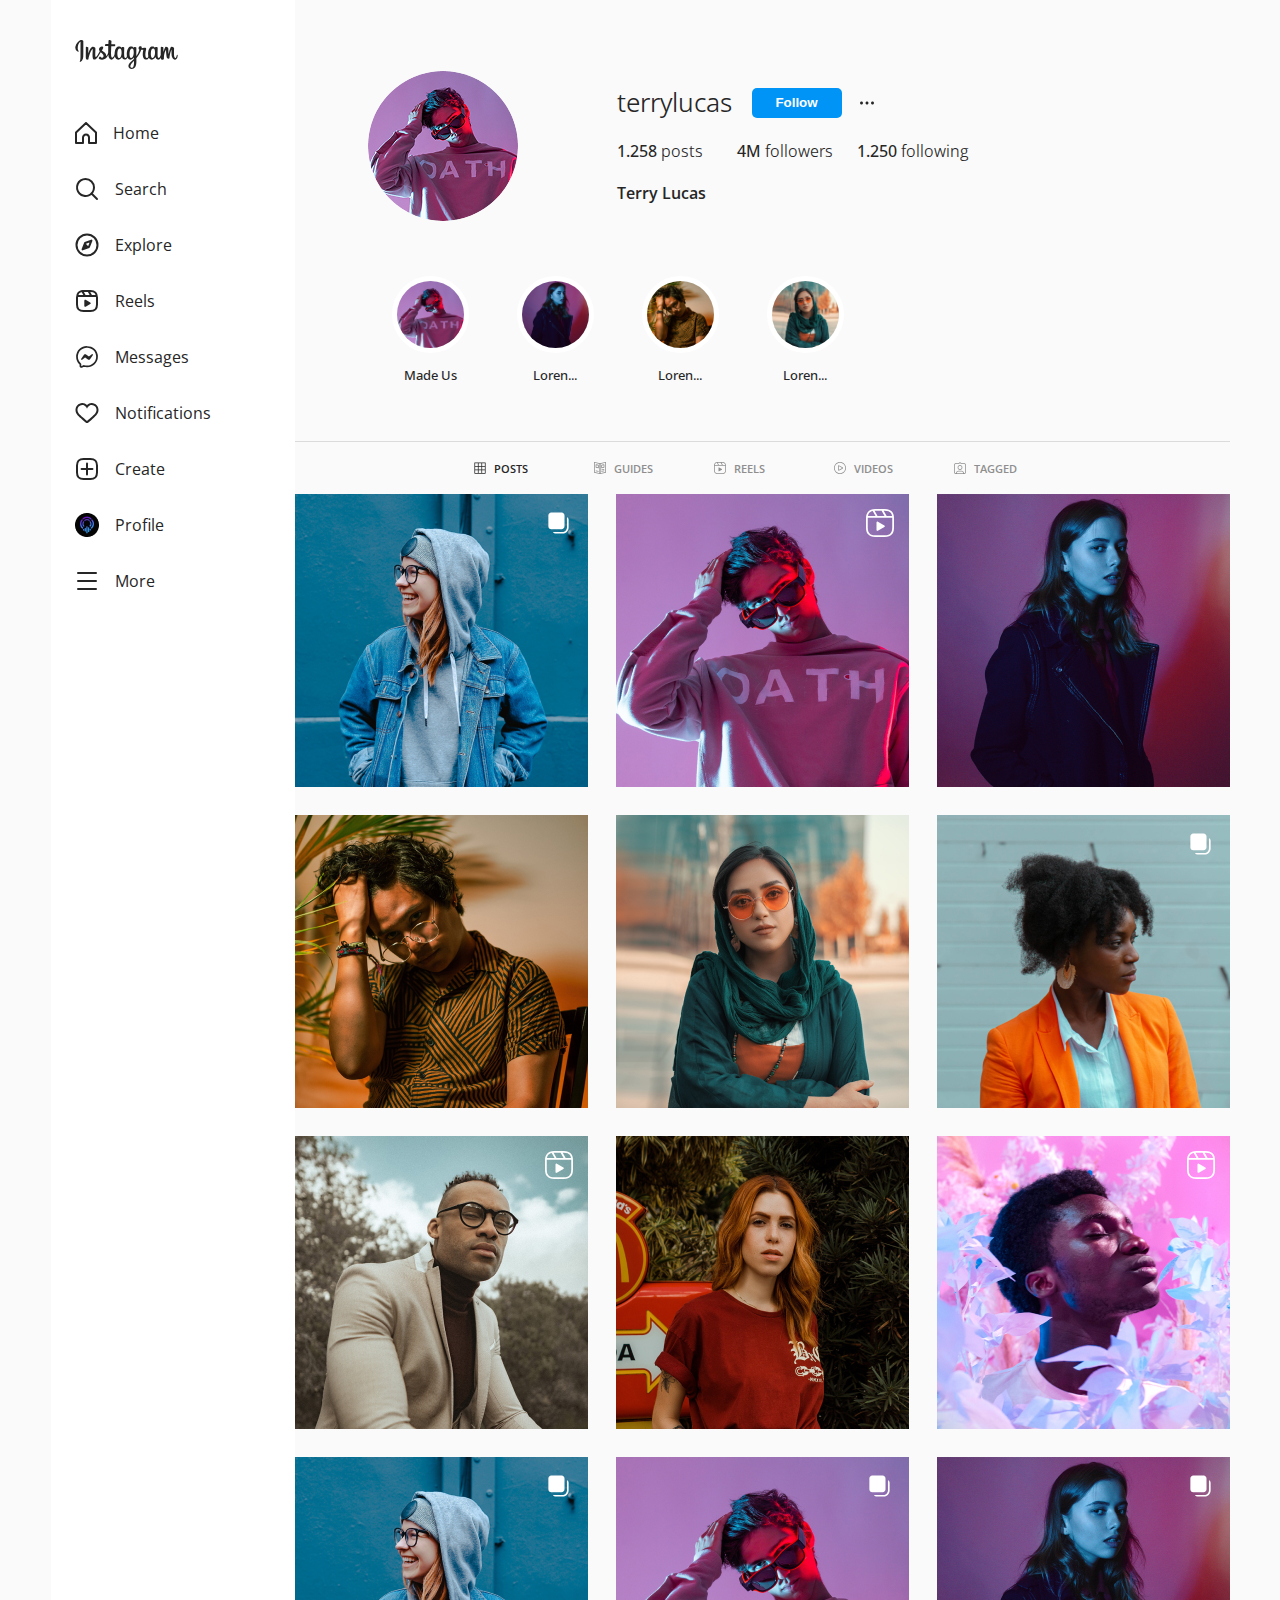
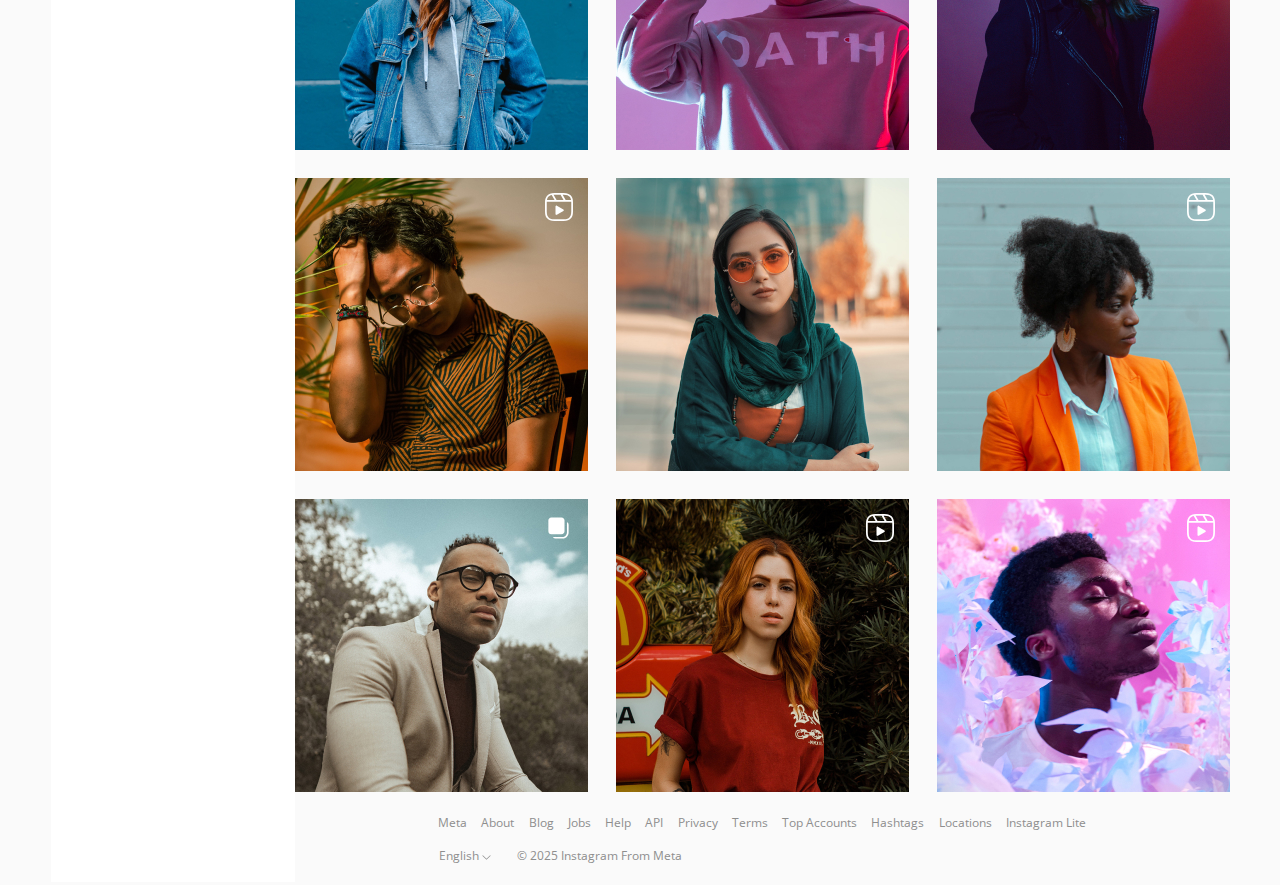
<file: index.html>
<!DOCTYPE html>
<html lang="en">

    <!-- START head -->
    <head>
        <meta charset="UTF-8">
        <meta name="viewport" content="width=device-width, initial-scale=1.0">
        <meta name="description" content="Instagram Profile Page">
        <meta name="keywords" content="HTML, CSS, Instagram, Profile">
        <meta name="author" content="Egoitz Aulestia">
        <meta name="robots" content="index, follow">

        <title>My Instagram Clone</title>
        <link rel="icon" href="images/icons/SVG/Instagram_icon.png  " type="image/svg+xml">

        <link rel="preconnect" href="https://fonts.googleapis.com">
        <link rel="preconnect" href="https://fonts.gstatic.com" crossorigin>
        <link href="https://fonts.googleapis.com/css2?family=Open+Sans:ital,wght@0,300..800;1,300..800&display=swap" rel="stylesheet">
        <link rel="stylesheet" href="styles/style.css">

        <script src="main.js" defer></script>

    </head>
    <!-- END head -->

    <!-- START body -->
    <body>
        <!-- START (Whole) Body Wrapper -->
        <div class="d-flex flex-justify-center">

            <!-- START Asside (Left) -->
            <aside class="aside">

                <!-- Instagram Logo -->
                <div class="aside-nav-logo-box">
                    <img src="images/logo-intagram.svg" alt="logo-intagram">
                </div>

                <!-- START Asside Nav-Bar -->
                <nav>
                    <ul>
                        <li class="display-inline outline">
                            <a href="#" class="aside-nav-box d-flex flex-align-center"> 
                                <img src="images/icons/SVG/home.svg" alt="">
                                <p class="aside-nav-text-space"></p>Home
                            </a>
                        </li>
                        <li class="display-inline outline">
                            <a href="#" class="aside-nav-box d-flex flex-align-center"> 
                                <img src="images/icons/SVG/Search.svg" alt="">
                                <p class="aside-nav-text-space"></p>Search
                            </a>
                        </li>
                        <li class="display-inline outline">
                            <a href="#" class="aside-nav-box d-flex flex-align-center"> 
                                <img src="images/icons/SVG/Explore.svg" alt="">
                                <p class="aside-nav-text-space"></p>Explore
                            </a>
                        </li>
                        <li class="display-inline outline">
                            <a href="#" class="aside-nav-box d-flex flex-align-center"> 
                                <img src="images/icons/SVG/Reels.svg" alt="">
                                <p class="aside-nav-text-space"></p>Reels
                            </a>
                        </li>
                        <li class="display-inline outline">
                            <a href="#" class="aside-nav-box d-flex flex-align-center"> 
                                <img src="images/icons/SVG/Message.svg" alt="">
                                <p class="aside-nav-text-space"></p>Messages
                            </a>
                        </li>
                        <li class="display-inline outline">
                            <a href="#" class="aside-nav-box d-flex flex-align-center"> 
                                <img src="images/icons/SVG/Notifications.svg" alt="">
                                <p class="aside-nav-text-space"></p>Notifications
                            </a>
                        </li>
                        <li class="display-inline outline">
                            <a href="#" class="aside-nav-box d-flex flex-align-center"> 
                                <img src="images/icons/SVG/Create.svg" alt="">
                                <p class="aside-nav-text-space"></p>Create
                            </a>
                        </li>
                        <li class="display-inline outline">
                            <a href="#" class="aside-nav-box d-flex flex-align-center"> 
                                <img src="images/icons/SVG/Personal_Profile_icon.png" alt="">
                                <p class="aside-nav-text-space"></p>Profile
                            </a>
                        </li>
                        <li class="display-inline outline">
                            <a href="#" class="aside-nav-box d-flex flex-align-center"> 
                                <img src="images/icons/SVG/More.svg" alt="">
                                <p class="aside-nav-text-space"></p>More
                            </a>
                        </li>
                    </ul>
                </nav>
                <!-- END Asside Nav-Bar -->

            </aside>
            <!-- END Asside (Left) -->
            
            <!-- START Header + Main Content -->
            <div class="header-and-main">

                <!-- START Header -->
                <header class="header d-flex flex-column flex-justify-spc-btween">

                    <!-- START Header Top -->
                    <div class="header-top">

                        <!-- START Profile info -->
                        <div class="d-flex flex-justify-spc-btween">
                            <img src="images/Profile-Pic-S.png" alt="" class="profile-pic ">
                            <div class="header-top-profile-info">
                                <div class="d-flex flex-align-center">
                                    <p class="header-top-profile-info-username">terrylucas</p>
                                    <button>Follow</button>
                                    <div class="header-top-dots d-flex flex-align-center">
                                        <img src="images/icons/SVG/Dots.svg" alt="">
                                    </div>
                                </div>
                                <div class="d-flex flex-align-center header-top-profile-info-stats">
                                    <div class="d-flex flex-align-center">
                                        <p class="stats-box"><span class="stats-bold-text">1.258</span> posts</p>
                                        <p class="stats-box"><span class="stats-bold-text">4M</span> followers</p>
                                        <p class="stats-box"><span class="stats-bold-text">1.250</span> following</p>
                                    </div>
                                </div>
                                <div class="d-flex flex-align-center">
                                    <p class="header-top-profile-info-name">Terry Lucas</p>
                                </div>
                            </div>
                        </div>
                        <!-- END Profile info -->

                        <!-- START Saved stories -->
                        <div class="d-flex flex-align-center">
                            <div class="d-flex flex-column flex-align-center saved-story">
                                <img src="images/post/Small-Post-2.jpg" alt="" class="saved-story-pic space-below">
                                <p>Made Us</p>
                            </div>
                            <div class="d-flex flex-column flex-align-center saved-story">
                                <img src="images/post/Small-Post-3.jpg" alt="" class="saved-story-pic space-below">
                                <p>Loren...</p>
                            </div>
                            <div class="d-flex flex-column flex-align-center saved-story">
                                <img src="images/post/Small-Post-4.jpg" alt="" class="saved-story-pic space-below">
                                <p>Loren...</p>
                            </div>
                            <div class="d-flex flex-column flex-align-center saved-story">
                                <img src="images/post/Small-Post-5.jpg" alt="" class="saved-story-pic space-below">
                                <p>Loren...</p>
                            </div>
                        </div>
                        <!-- END Saved stories -->

                    </div>
                    <!-- END Header Top -->

                    <!-- START Top Nav -->
                    <nav class="d-flex flex-justify-center top-nav-line top-nav-heigh">
                        <ul>
                            <li class="d-flex flex-align-center top-nav-link-box">
                                <img src="images/icons/SVG/Top-Nav-Posts-Icon.svg" alt="" class="top-nav-icon">
                                <p class="top-nav-text-select">POSTS</p>
                            </li>
                        </ul>
                        <ul>
                            <li class="d-flex flex-align-center top-nav-link-box">
                                <img src="images/icons/SVG/Top-Nav-Guides-Icon.svg" alt="" class="top-nav-icon">
                                <p class="top-nav-text">GUIDES</p>
                            </li>
                        </ul>
                        <ul>
                            <li class="d-flex flex-align-center top-nav-link-box">
                                <img src="images/icons/SVG/Top-Nav-Reels-Icon.svg" alt="" class="top-nav-icon" >
                                <p class="top-nav-text">REELS</p>
                            </li>
                        </ul>
                        <ul>
                            <li class="d-flex flex-align-center top-nav-link-box">
                                <img src="images/icons/SVG/Top-Nav-Videos-Icon.svg" alt="" class="top-nav-icon">
                                <p class="top-nav-text">VIDEOS</p>
                            </li>
                        </ul>
                        <ul>
                            <li class="d-flex flex-align-center top-nav-link-box">
                                <img src="images/icons/SVG/Top-Nav-Tagged-Icon.svg" alt="" class="top-nav-icon">
                                <p class="top-nav-text">TAGGED</p>
                            </li>
                        </ul>
                    </nav>
                </header>
                <!-- END Header -->

                <!-- <main id="posts-container" class="d-flex flex-justify-spc-btween flex-wrap-wrap">
                </main> -->

                <!-- START Main -->
                <main class="d-flex flex-justify-spc-btween flex-wrap-wrap">

                    <div class="post-img-wrapper">
                        <img src="images/post/Small-Post-1.jpg" alt="">
                        <img class="overlay-icon" src="images/icons/SVG/Multiple-Photos-Icon.svg" alt="" >
                    </div>
                    <div class="post-img-wrapper">
                        <img src="images/post/Small-Post-2.jpg" alt="">
                        <img class="overlay-icon-reels" src="images/icons/SVG/Reels-Post-Icon.svg" alt="" >
                    </div>
                    <div class="post-img-wrapper">
                        <img src="images/post/Small-Post-3.jpg" alt="">
                    </div>

                    <div class="post-img-wrapper pic-gap">
                        <img src="images/post/Small-Post-4.jpg" alt="">
                    </div>
                    <div class="post-img-wrapper pic-gap">
                        <img src="images/post/Small-Post-5.jpg" alt="">
                    </div>
                    <div class="post-img-wrapper pic-gap">
                        <img src="images/post/Small-Post-6.jpg" alt="">
                        <img class="overlay-icon" src="images/icons/SVG/Multiple-Photos-Icon.svg" alt="" >
                    </div>

                    <div class="post-img-wrapper pic-gap">
                        <img src="images/post/Small-Post-7.jpg" alt="">
                        <img class="overlay-icon-reels" src="images/icons/SVG/Reels-Post-Icon.svg" alt="" >
                    </div>
                    <div class="post-img-wrapper pic-gap">
                        <img src="images/post/Small-Post-8.jpg" alt="">
                    </div>
                    <div class="post-img-wrapper pic-gap">
                        <img src="images/post/Small-Post-9.jpg" alt="">
                        <img class="overlay-icon-reels" src="images/icons/SVG/Reels-Post-Icon.svg" alt="" >
                    </div>

                    <div class="post-img-wrapper pic-gap">
                        <img src="images/post/Small-Post-1.jpg" alt="">
                        <img class="overlay-icon" src="images/icons/SVG/Multiple-Photos-Icon.svg" alt="" >
                    </div>
                    <div class="post-img-wrapper pic-gap">
                        <img src="images/post/Small-Post-2.jpg" alt="">
                        <img class="overlay-icon" src="images/icons/SVG/Multiple-Photos-Icon.svg" alt="" >
                    </div>
                    <div class="post-img-wrapper pic-gap">
                        <img src="images/post/Small-Post-3.jpg" alt="">
                        <img class="overlay-icon" src="images/icons/SVG/Multiple-Photos-Icon.svg" alt="" >
                    </div>

                    <div class="post-img-wrapper pic-gap">
                        <img src="images/post/Small-Post-4.jpg" alt="">
                        <img class="overlay-icon-reels" src="images/icons/SVG/Reels-Post-Icon.svg" alt="" >
                    </div>
                    <div class="post-img-wrapper pic-gap">
                        <img src="images/post/Small-Post-5.jpg" alt="">
                    </div>
                    <div class="post-img-wrapper pic-gap">
                        <img src="images/post/Small-Post-6.jpg" alt="">
                        <img class="overlay-icon-reels" src="images/icons/SVG/Reels-Post-Icon.svg" alt="" >
                    </div>

                    <div class="post-img-wrapper pic-gap">
                        <img src="images/post/Small-Post-7.jpg" alt="">
                        <img class="overlay-icon" src="images/icons/SVG/Multiple-Photos-Icon.svg" alt="" >
                    </div>
                    <div class="post-img-wrapper pic-gap">
                        <img src="images/post/Small-Post-8.jpg" alt="">
                        <img class="overlay-icon-reels" src="images/icons/SVG/Reels-Post-Icon.svg" alt="" >
                    </div>
                    <div class="post-img-wrapper pic-gap">
                        <img src="images/post/Small-Post-9.jpg" alt="">
                        <img class="overlay-icon-reels" src="images/icons/SVG/Reels-Post-Icon.svg" alt="" >
                    </div>
                </main>
                <!-- END Main -->

                <!-- START Footer -->
                <footer class="footer d-flex flex-justify-center flex-align-center">
                    <div class="footer-container d-flex flex-column flex-justify-spc-btween">
                        <div id="footer-links" class="d-flex flex-justify-spc-around">
                            <a href="#">Meta</a>
                            <a href="#">About</a>
                            <a href="#">Blog</a>
                            <a href="#">Jobs</a>
                            <a href="#">Help</a>
                            <a href="#">API</a>
                            <a href="#">Privacy</a>
                            <a href="#">Terms</a>
                            <a href="#">Top Accounts</a>
                            <a href="#">Hashtags</a>
                            <a href="#">Locations</a>
                            <a href="#">Instagram Lite</a>
                        </div>
                        <div class="d-flex">
                            <div>
                                <a class="footer-row-2-spc-1" href="#">English</a>
                                <div class="d-flex flex-align-center display-inline">
                                    <img src="images/icons/SVG/Vector-V.svg" alt="">
                                </div>   
                            </div>
                            <p class="footer-row-2-spc-2">&copy 2025 Instagram From Meta</p>
                        </div>
                    </div>
                </footer>
                <!-- END Footer -->

            </div>
            <!-- END Header + Main Content -->
        
        </div>
        <!-- END (Whole) Body Wrapper -->
    
    </body>
    <!-- END Body -->
</html>
</file>
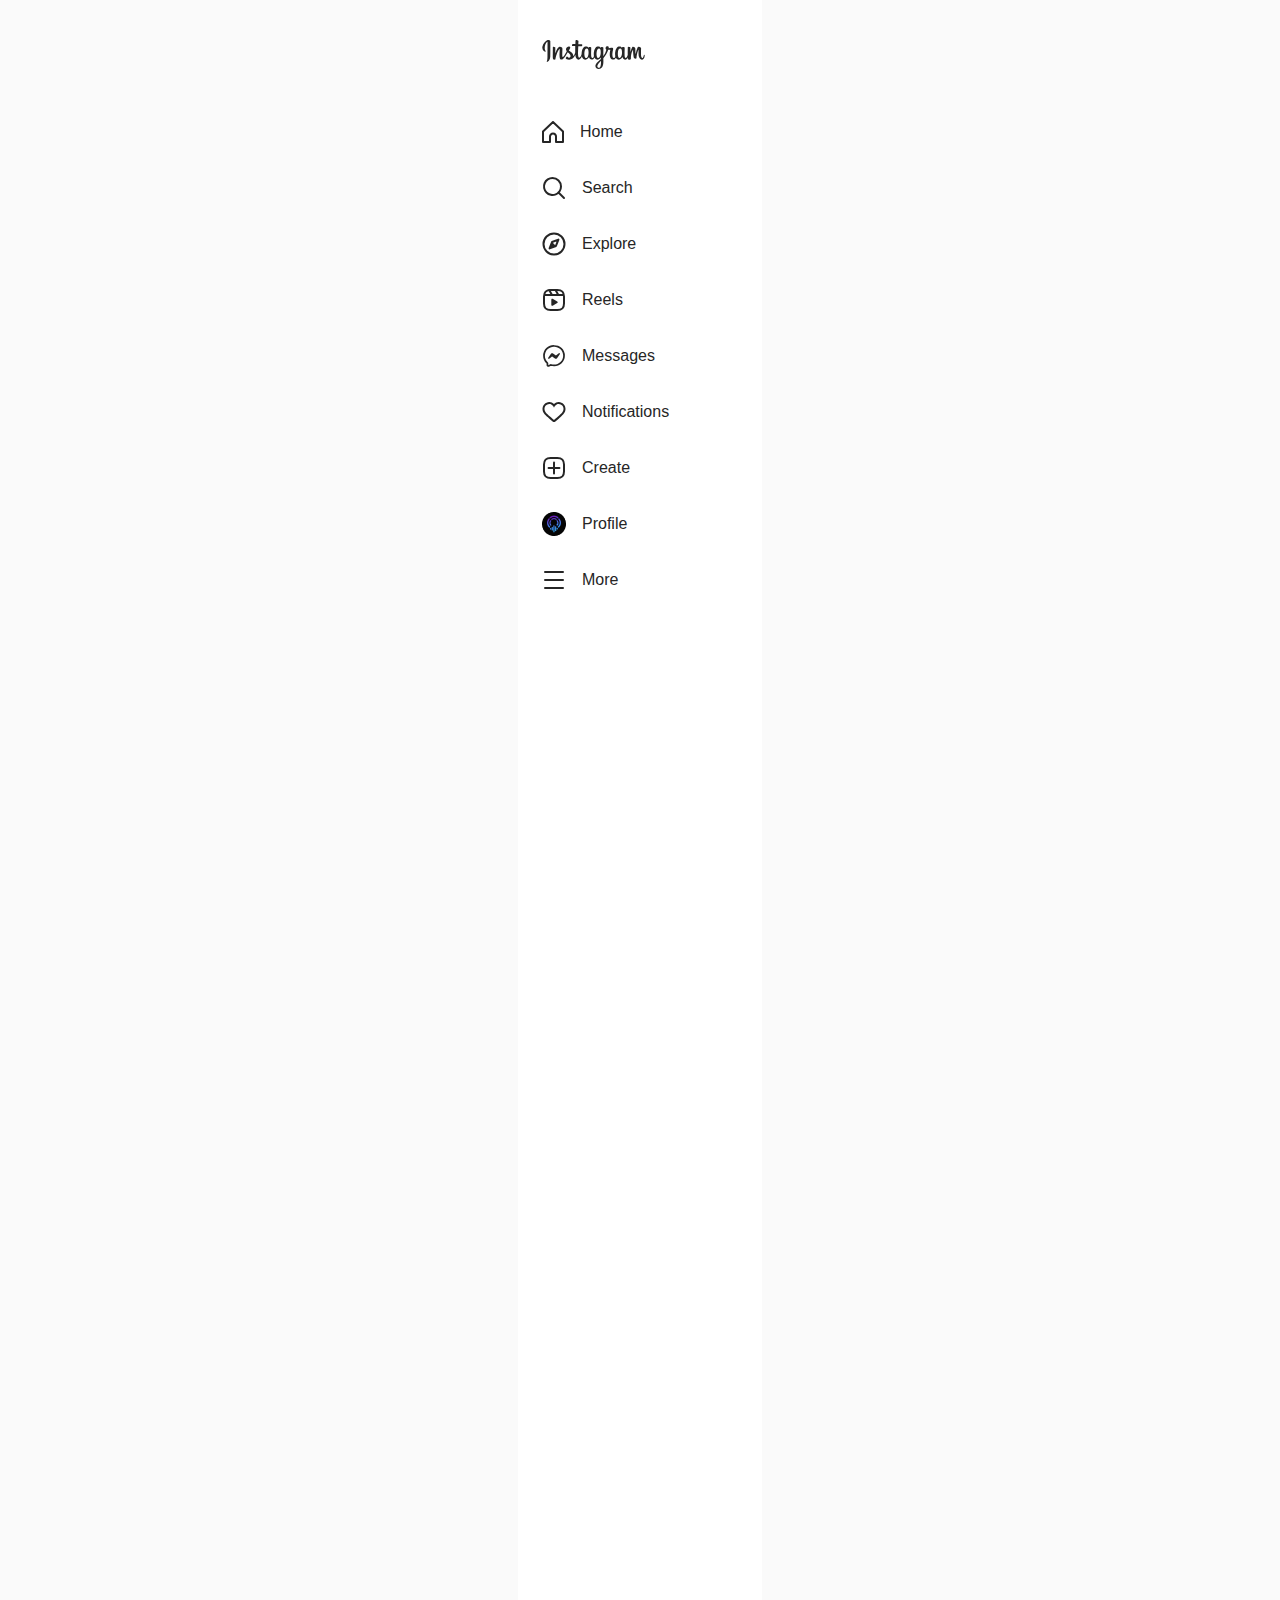
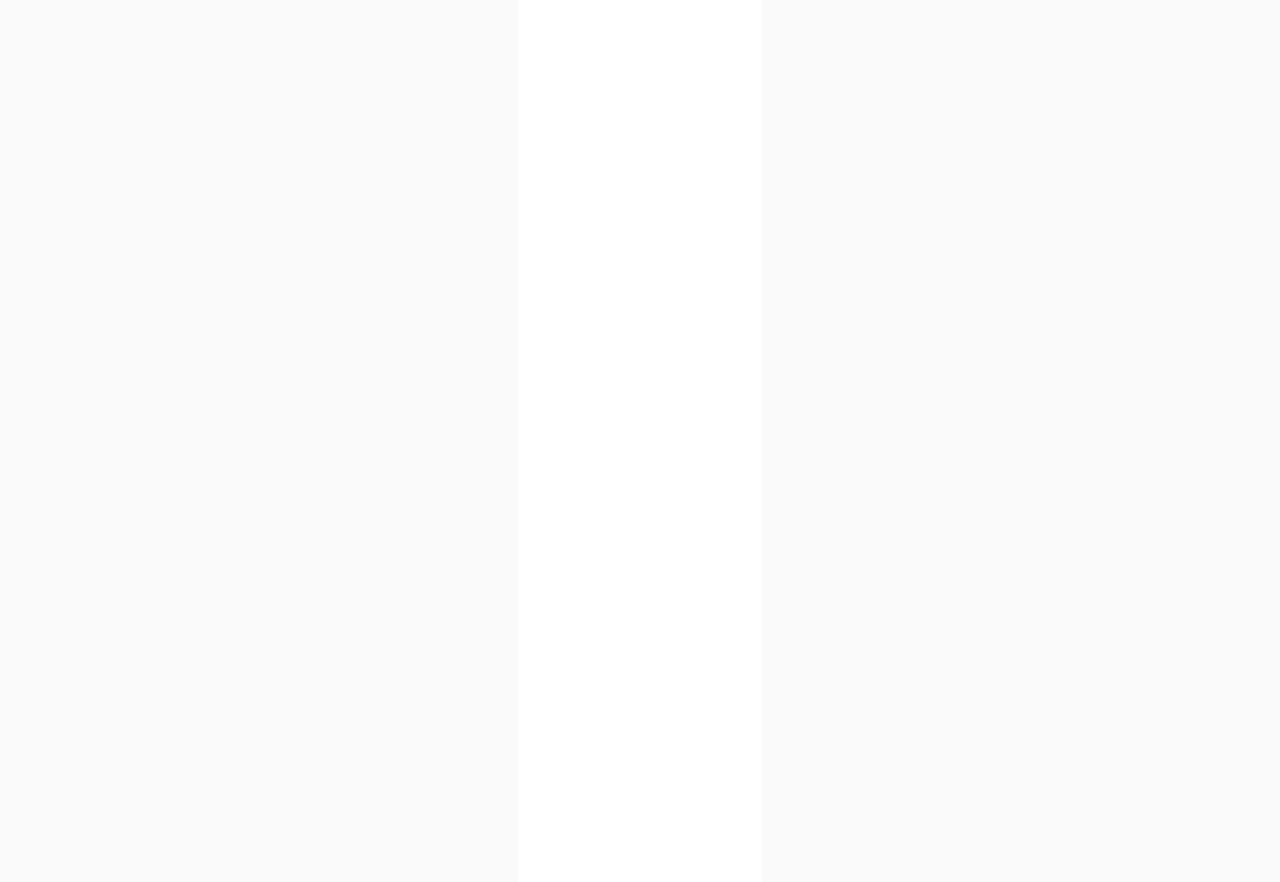
<file: wall-WorkInProgress.html>
<!DOCTYPE html>
<html lang="en">
<head>
    <meta charset="UTF-8">
    <meta name="viewport" content="width=device-width, initial-scale=1.0">
    <title>Profile Instagram</title>
    <link rel="stylesheet" href="styles/style.css">
</head>
    <body>
        <!-- Whole body -->
        <div class="d-flex flex-justify-center">
            <!-- Asside Left-->
            <aside class="aside">
                <!-- Instagram Logo -->
                <div class="aside-nav-logo-box outline">
                    <img src="images/logo-intagram.svg" alt="logo-intagram" class="outline">
                </div>
                <!-- Asside Nav-Bar -->
                <nav>
                    <ul>
                        <li class="display-inline outline">
                            <a href="#" class="aside-nav-box d-flex flex-align-center outline"> 
                                <img src="images/icons/SVG/home.svg" alt="" class="outline">
                                <p class="aside-nav-text-space"></p>Home
                            </a>
                        </li>
                        <li class="display-inline outline">
                            <a href="#" class="aside-nav-box d-flex flex-align-center outline"> 
                                <img src="images/icons/SVG/Search.svg" alt="" class="outline">
                                <p class="aside-nav-text-space"></p>Search
                            </a>
                        </li>
                        <li class="display-inline outline">
                            <a href="#" class="aside-nav-box d-flex flex-align-center outline"> 
                                <img src="images/icons/SVG/Explore.svg" alt="" class="outline">
                                <p class="aside-nav-text-space"></p>Explore
                            </a>
                        </li>
                        <li class="display-inline outline">
                            <a href="#" class="aside-nav-box d-flex flex-align-center outline"> 
                                <img src="images/icons/SVG/Reels.svg" alt="" class="outline">
                                <p class="aside-nav-text-space"></p>Reels
                            </a>
                        </li>
                        <li class="display-inline outline">
                            <a href="#" class="aside-nav-box d-flex flex-align-center outline"> 
                                <img src="images/icons/SVG/Message.svg" alt="" class="outline">
                                <p class="aside-nav-text-space"></p>Messages
                            </a>
                        </li>
                        <li class="display-inline outline">
                            <a href="#" class="aside-nav-box d-flex flex-align-center outline"> 
                                <img src="images/icons/SVG/Notifications.svg" alt="" class="outline">
                                <p class="aside-nav-text-space"></p>Notifications
                            </a>
                        </li>
                        <li class="display-inline outline">
                            <a href="#" class="aside-nav-box d-flex flex-align-center outline"> 
                                <img src="images/icons/SVG/Create.svg" alt="" class="outline">
                                <p class="aside-nav-text-space"></p>Create
                            </a>
                        </li>
                        <li class="display-inline outline">
                            <a href="#" class="aside-nav-box d-flex flex-align-center outline"> 
                                <img src="images/icons/SVG/Personal_Profile_icon.png" alt="" class="outline">
                                <p class="aside-nav-text-space"></p>Profile
                            </a>
                        </li>
                        <li class="display-inline outline">
                            <a href="#" class="aside-nav-box d-flex flex-align-center outline"> 
                                <img src="images/icons/SVG/More.svg" alt="" class="outline">
                                <p class="aside-nav-text-space"></p>More
                            </a>
                        </li>
                    </ul>
                </nav>
            </aside>
            <div class="header-and-body">
                <header class="header outline">

                </header>
                <main class="d-flex flex-justify-spc-btween flex-wrap-wrap outline">

                </main>
                <footer class="footer"></footer>
            </div>
        </div>
    </body>
</html>
</file>
<file: styles/style.css>
/* Base CSS */
@import 'reset.css';
@import 'base.css';

/* Layour CSS */
@import 'layout/header.css';
@import 'layout/aside.css';
@import 'layout/main.css';
@import 'layout/footer.css';

/* Utils CSS */
@import 'utils.css';
</file>
